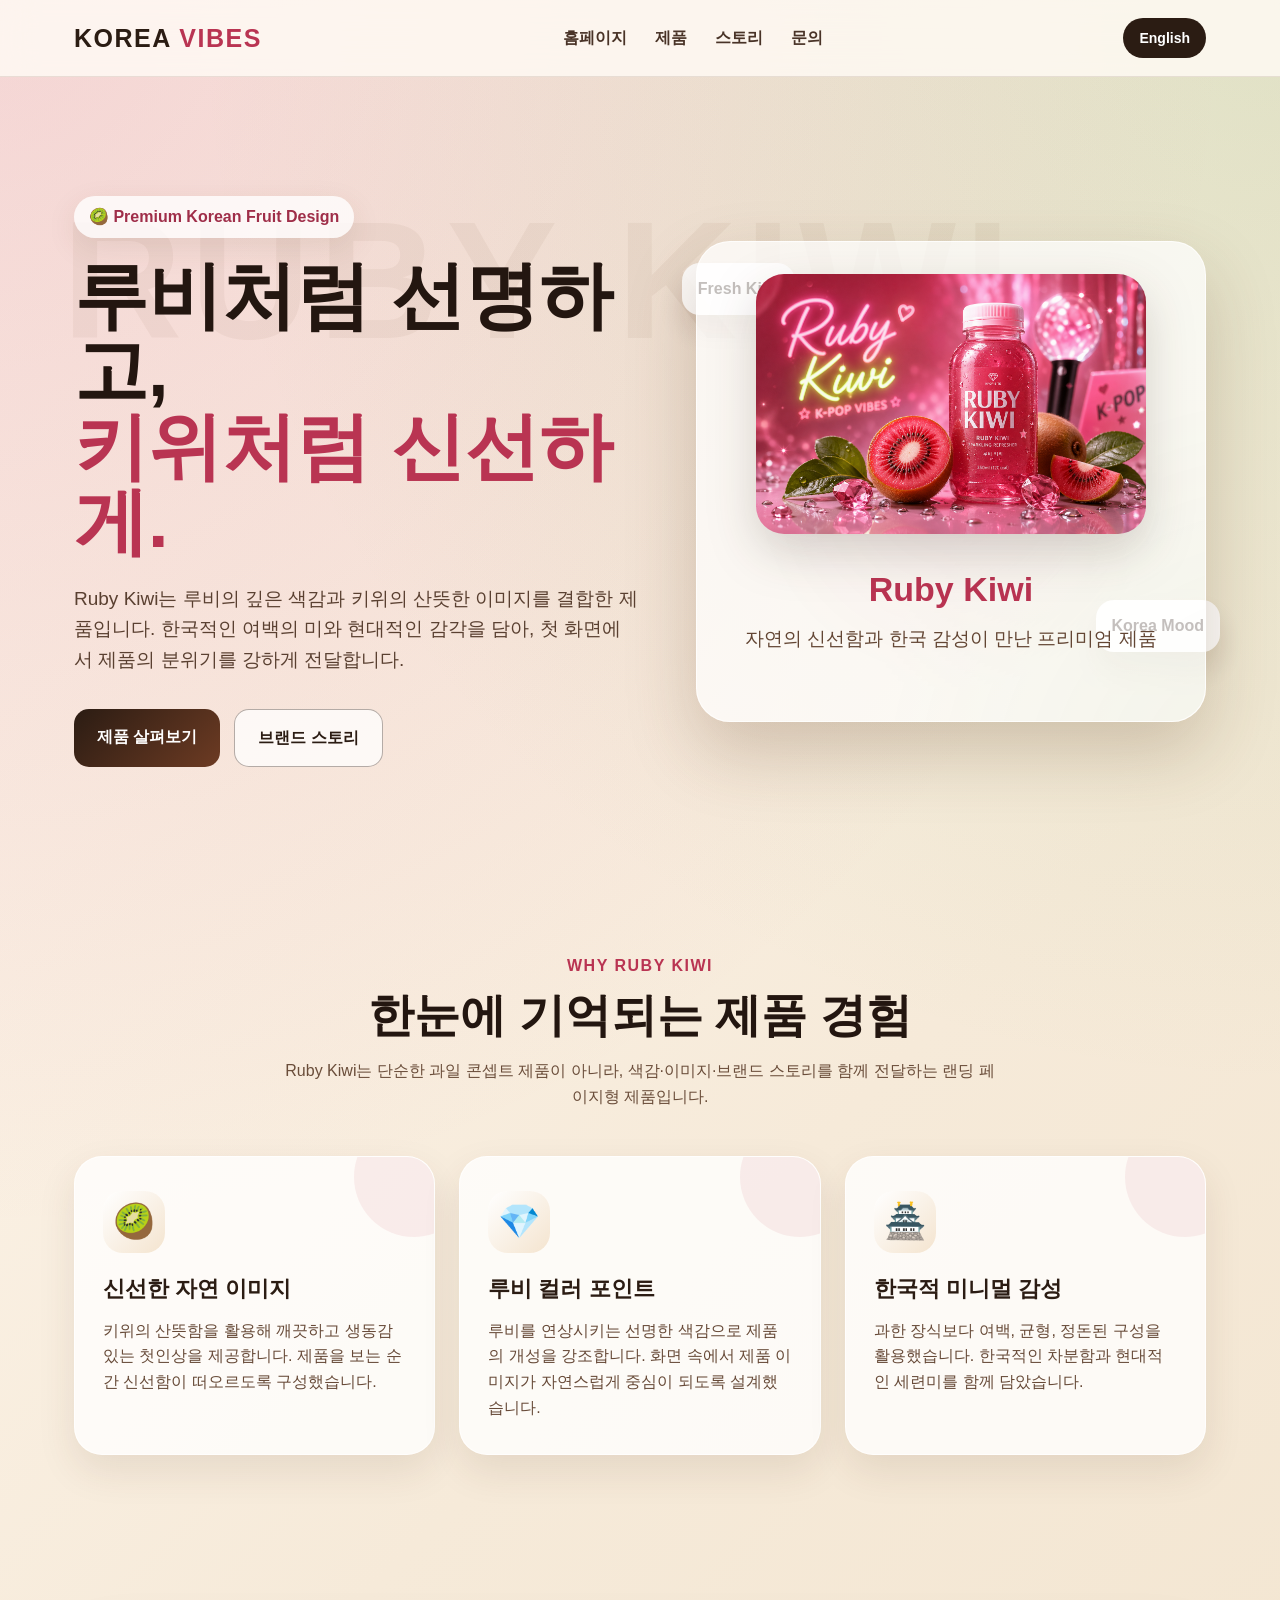
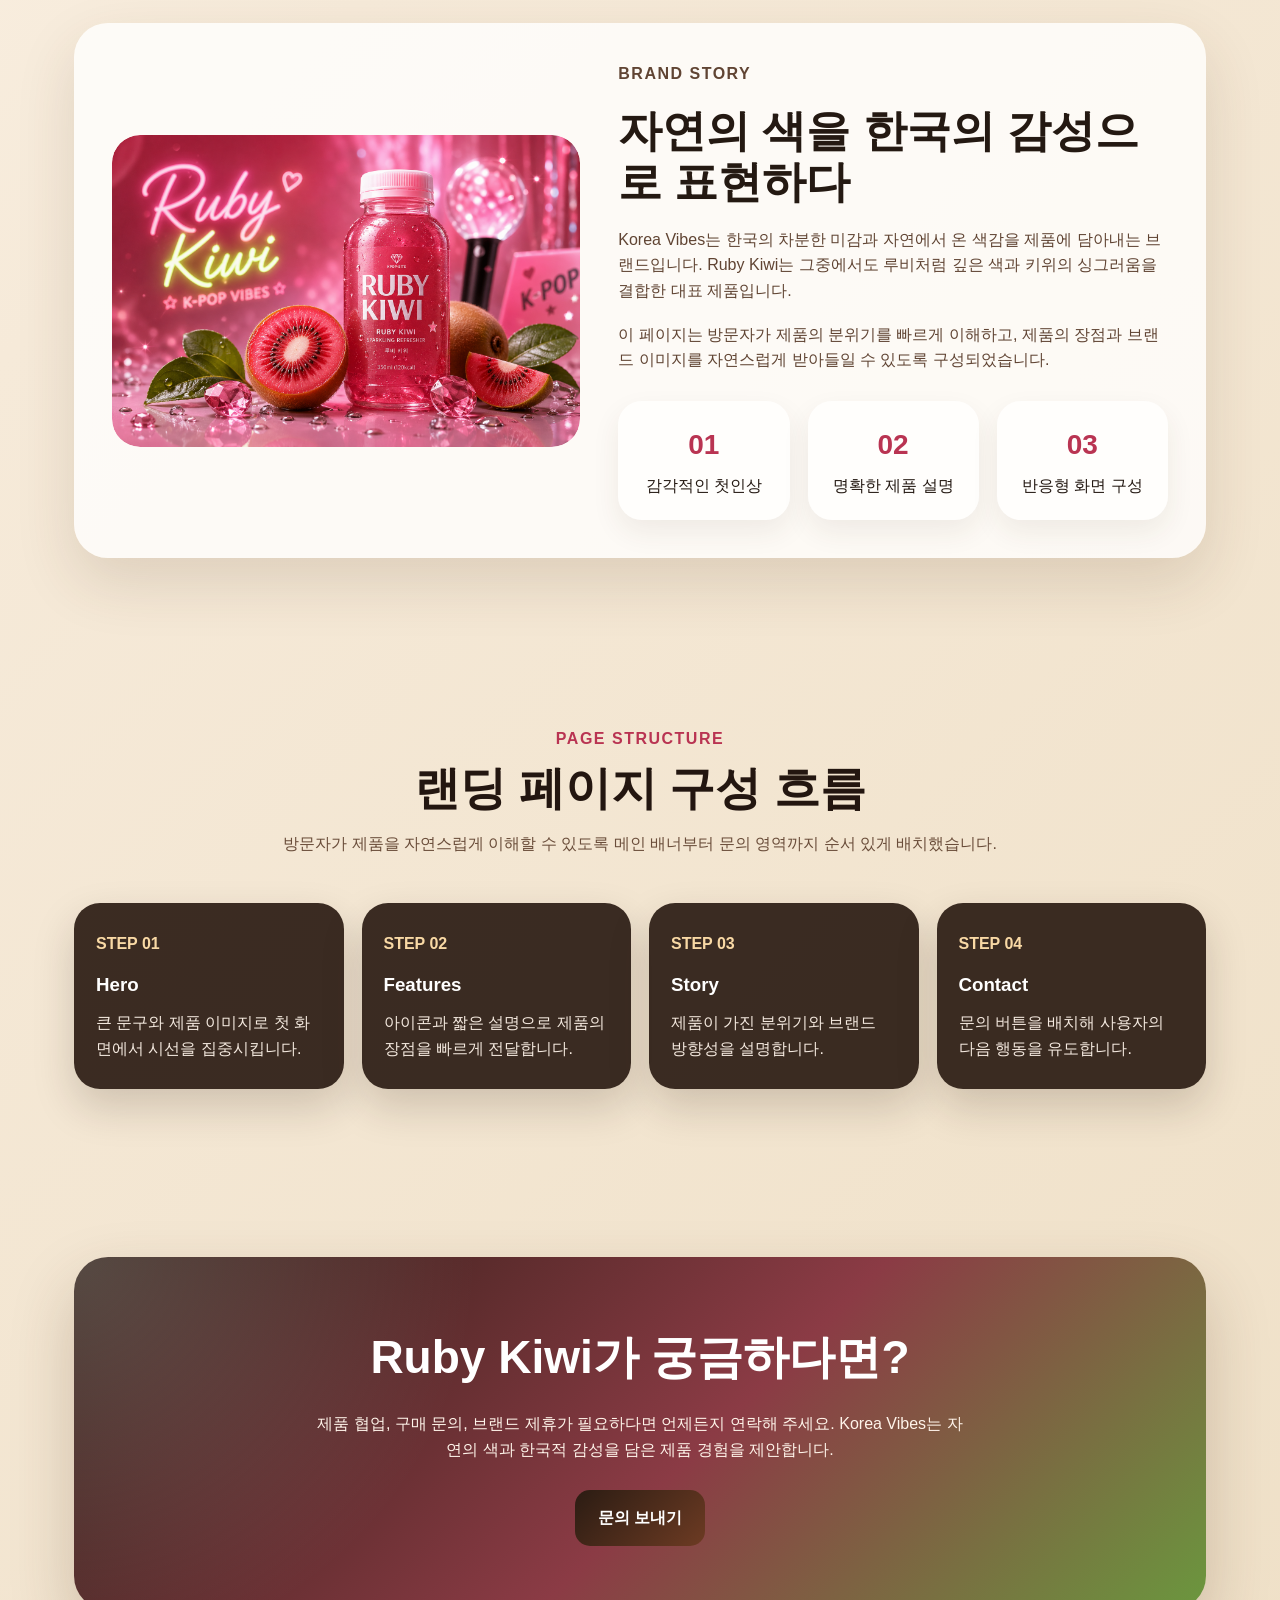
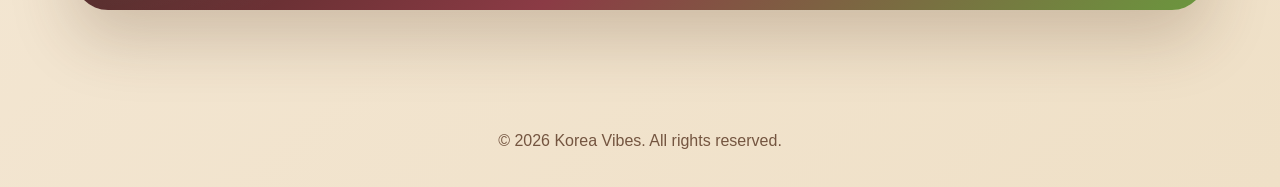
<file: index.html>
<!DOCTYPE html>
<html lang="ko">
<head>
  <meta charset="UTF-8" />
  <meta name="viewport" content="width=device-width, initial-scale=1.0" />
  <title>Korea Vibes | Ruby Kiwi</title>
  <link rel="stylesheet" href="style.css" />
</head>
<body>
  <header>
    <nav class="navbar">
      <a href="#home" class="logo">KOREA <span>VIBES</span></a>

      <ul class="nav-menu">
        <li><a href="#home">홈페이지</a></li>
        <li><a href="#product">제품</a></li>
        <li><a href="#story">스토리</a></li>
        <li><a href="#contact">문의</a></li>
      </ul>

      <a href="english.html" class="lang-link">English</a>
    </nav>
  </header>

  <main>
    <section class="hero" id="home">
      <div class="hero-text">
        <div class="hero-label">🥝 Premium Korean Fruit Design</div>
        <h1>루비처럼 선명하고,<br><span>키위처럼 신선하게.</span></h1>
        <p>
          Ruby Kiwi는 루비의 깊은 색감과 키위의 산뜻한 이미지를 결합한 제품입니다.
          한국적인 여백의 미와 현대적인 감각을 담아, 첫 화면에서 제품의 분위기를 강하게 전달합니다.
        </p>

        <div class="button-group">
          <a href="#product" class="btn btn-primary">제품 살펴보기</a>
          <a href="#story" class="btn btn-secondary">브랜드 스토리</a>
        </div>
      </div>

      <div class="hero-visual">
        <div class="floating-badge badge-one">Fresh Kiwi</div>
        <div class="floating-badge badge-two">Korea Mood</div>

        <div class="product-card" id="product">
          <img src="ruby-kiwi.png" alt="Ruby Kiwi 제품 이미지" />
          <h2>Ruby Kiwi</h2>
          <p>자연의 신선함과 한국 감성이 만난 프리미엄 제품</p>
        </div>
      </div>
    </section>

    <section class="reveal">
      <p class="section-kicker">WHY RUBY KIWI</p>
      <h2 class="section-title">한눈에 기억되는 제품 경험</h2>
      <p class="section-desc">
        Ruby Kiwi는 단순한 과일 콘셉트 제품이 아니라, 색감·이미지·브랜드 스토리를 함께 전달하는 랜딩 페이지형 제품입니다.
      </p>

      <div class="features">
        <article class="feature-card">
          <div class="feature-icon">🥝</div>
          <h3>신선한 자연 이미지</h3>
          <p>
            키위의 산뜻함을 활용해 깨끗하고 생동감 있는 첫인상을 제공합니다.
            제품을 보는 순간 신선함이 떠오르도록 구성했습니다.
          </p>
        </article>

        <article class="feature-card">
          <div class="feature-icon">💎</div>
          <h3>루비 컬러 포인트</h3>
          <p>
            루비를 연상시키는 선명한 색감으로 제품의 개성을 강조합니다.
            화면 속에서 제품 이미지가 자연스럽게 중심이 되도록 설계했습니다.
          </p>
        </article>

        <article class="feature-card">
          <div class="feature-icon">🏯</div>
          <h3>한국적 미니멀 감성</h3>
          <p>
            과한 장식보다 여백, 균형, 정돈된 구성을 활용했습니다.
            한국적인 차분함과 현대적인 세련미를 함께 담았습니다.
          </p>
        </article>
      </div>
    </section>

    <section id="story" class="reveal">
      <div class="story-layout">
        <div class="story-image">
          <img src="ruby-kiwi.png" alt="Ruby Kiwi 스토리 이미지" />
        </div>

        <div class="story-text">
          <p class="section-kicker">BRAND STORY</p>
          <h2>자연의 색을 한국의 감성으로 표현하다</h2>
          <p>
            Korea Vibes는 한국의 차분한 미감과 자연에서 온 색감을 제품에 담아내는 브랜드입니다.
            Ruby Kiwi는 그중에서도 루비처럼 깊은 색과 키위의 싱그러움을 결합한 대표 제품입니다.
          </p>
          <p>
            이 페이지는 방문자가 제품의 분위기를 빠르게 이해하고, 제품의 장점과 브랜드 이미지를 자연스럽게 받아들일 수 있도록 구성되었습니다.
          </p>

          <div class="detail-grid">
            <div class="detail-item">
              <strong>01</strong>
              <span>감각적인 첫인상</span>
            </div>
            <div class="detail-item">
              <strong>02</strong>
              <span>명확한 제품 설명</span>
            </div>
            <div class="detail-item">
              <strong>03</strong>
              <span>반응형 화면 구성</span>
            </div>
          </div>
        </div>
      </div>
    </section>

    <section class="reveal delay-1">
      <p class="section-kicker">PAGE STRUCTURE</p>
      <h2 class="section-title">랜딩 페이지 구성 흐름</h2>
      <p class="section-desc">
        방문자가 제품을 자연스럽게 이해할 수 있도록 메인 배너부터 문의 영역까지 순서 있게 배치했습니다.
      </p>

      <div class="process">
        <article class="process-step">
          <span>STEP 01</span>
          <h3>Hero</h3>
          <p>큰 문구와 제품 이미지로 첫 화면에서 시선을 집중시킵니다.</p>
        </article>

        <article class="process-step">
          <span>STEP 02</span>
          <h3>Features</h3>
          <p>아이콘과 짧은 설명으로 제품의 장점을 빠르게 전달합니다.</p>
        </article>

        <article class="process-step">
          <span>STEP 03</span>
          <h3>Story</h3>
          <p>제품이 가진 분위기와 브랜드 방향성을 설명합니다.</p>
        </article>

        <article class="process-step">
          <span>STEP 04</span>
          <h3>Contact</h3>
          <p>문의 버튼을 배치해 사용자의 다음 행동을 유도합니다.</p>
        </article>
      </div>
    </section>

    <section id="contact" class="reveal delay-2">
      <div class="contact-box">
        <h2>Ruby Kiwi가 궁금하다면?</h2>
        <p>
          제품 협업, 구매 문의, 브랜드 제휴가 필요하다면 언제든지 연락해 주세요.
          Korea Vibes는 자연의 색과 한국적 감성을 담은 제품 경험을 제안합니다.
        </p>
        <a href="mailto:hello@koreavibes.com" class="btn btn-primary">문의 보내기</a>
      </div>
    </section>
  </main>

  <footer>
    <p>© 2026 Korea Vibes. All rights reserved.</p>
  </footer>

  <script src="script.js"></script>
</body>
</html>
</file>
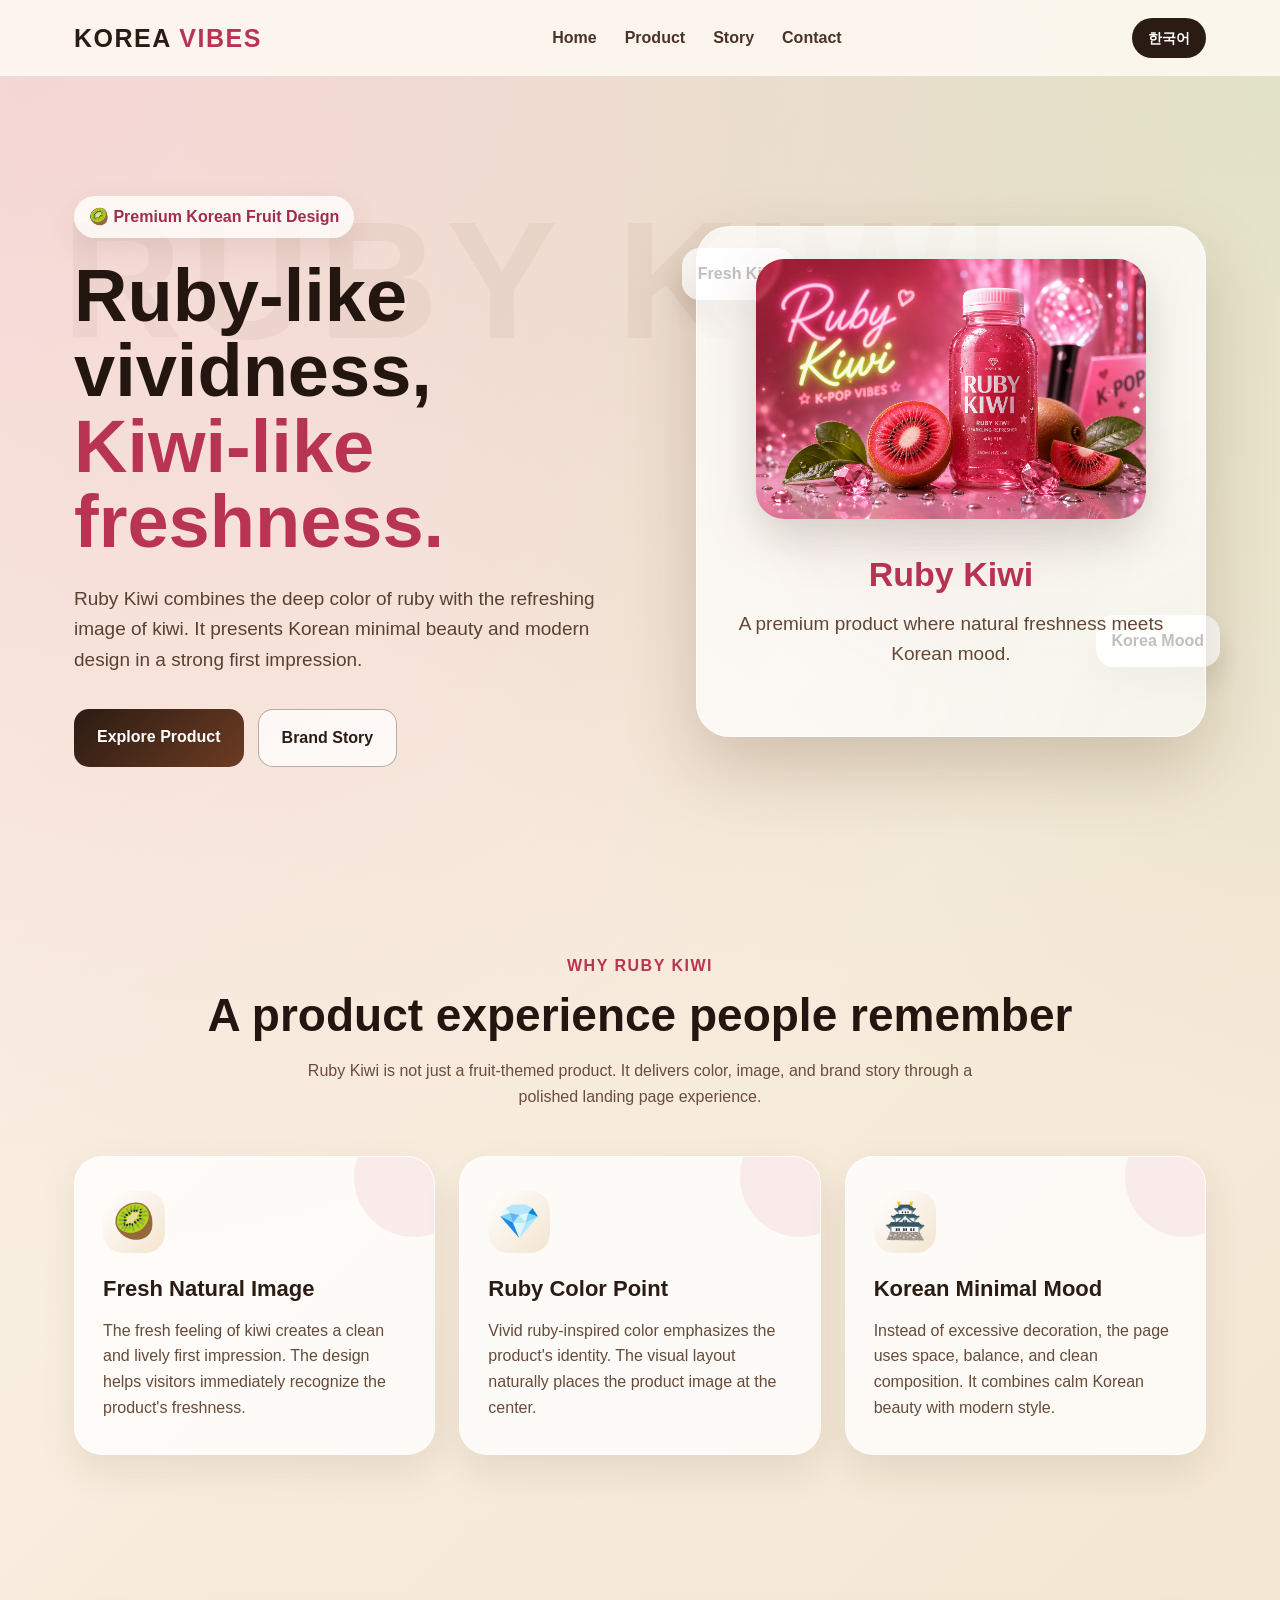
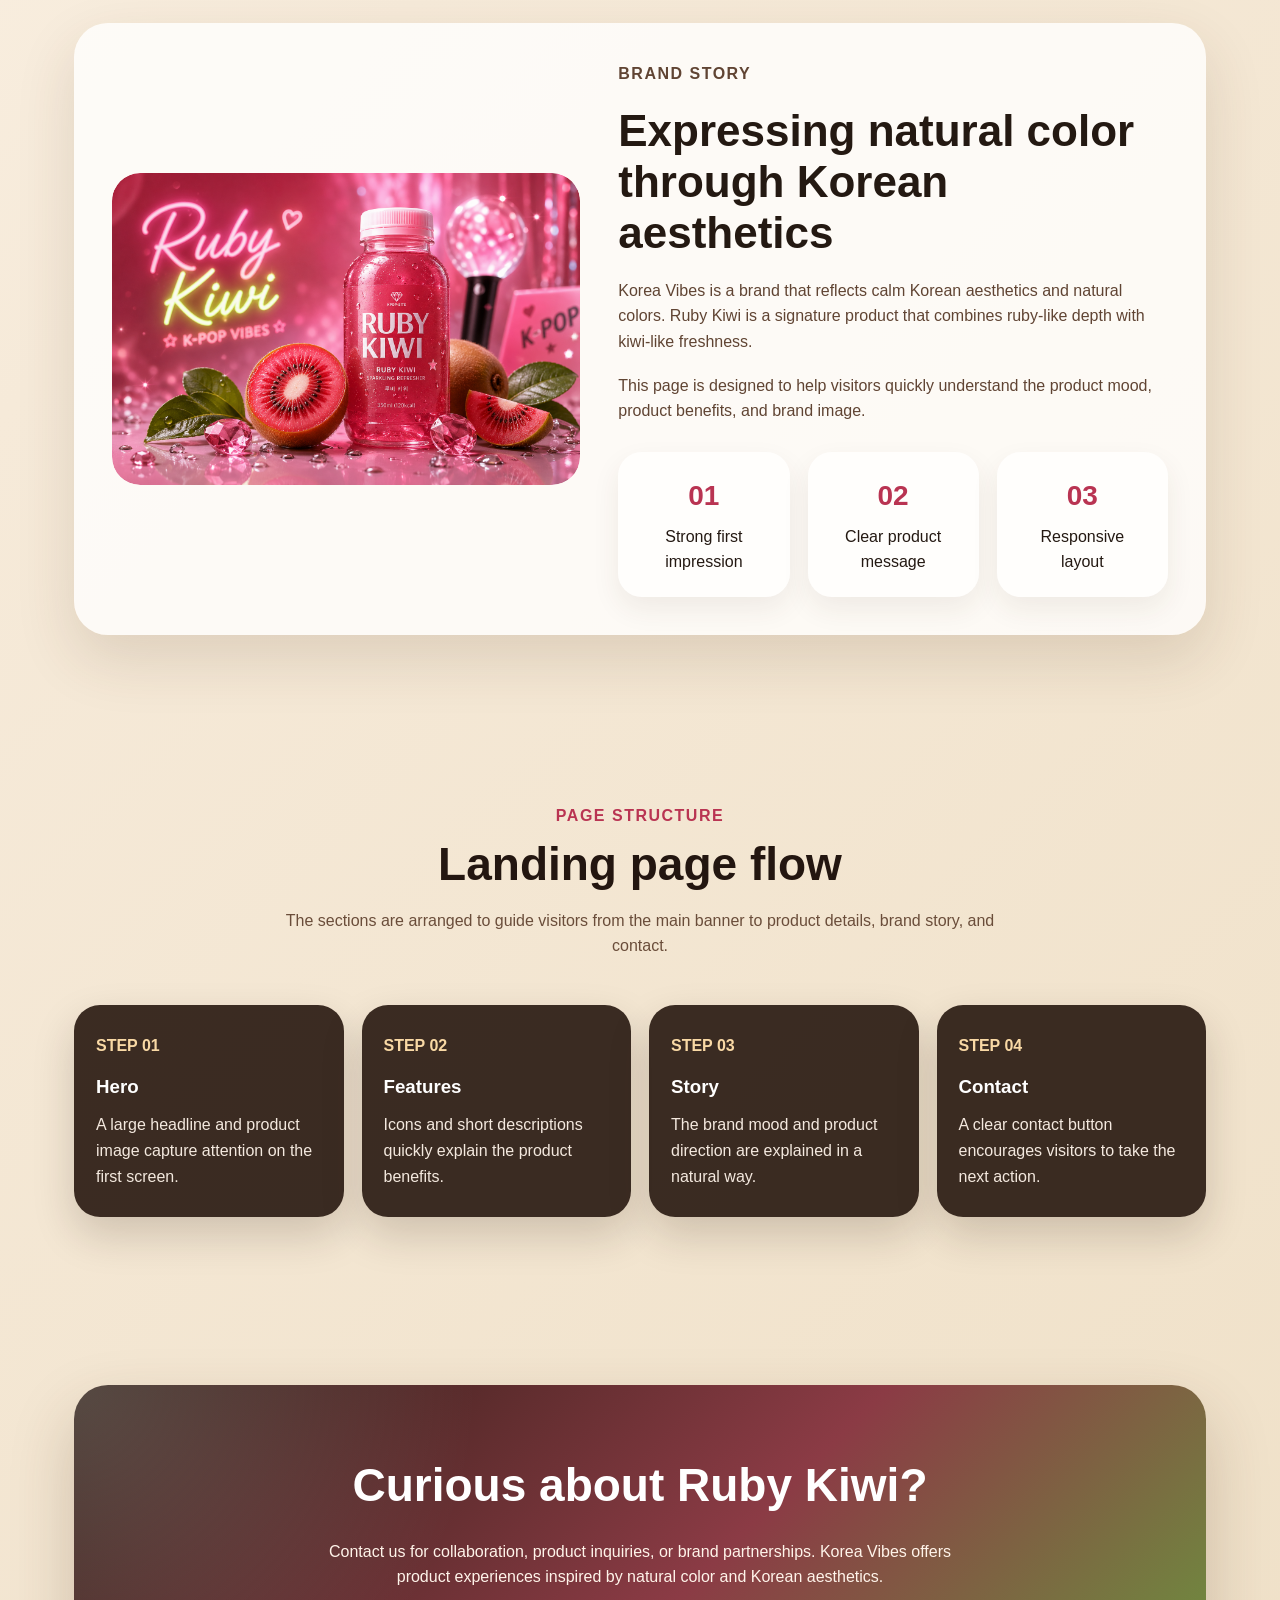
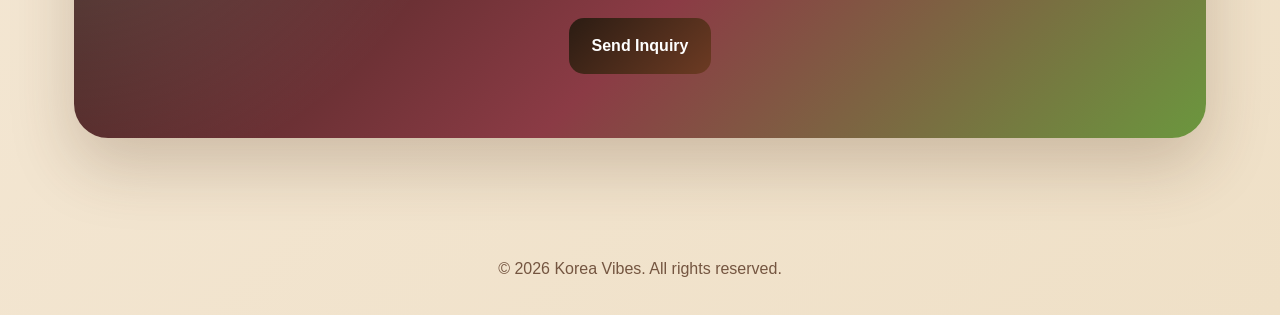
<file: english.html>
<!DOCTYPE html>
<html lang="en">
<head>
  <meta charset="UTF-8" />
  <meta name="viewport" content="width=device-width, initial-scale=1.0" />
  <title>Korea Vibes | Ruby Kiwi</title>
  <link rel="stylesheet" href="style.css" />
</head>
<body>
  <header>
    <nav class="navbar">
      <a href="#home" class="logo">KOREA <span>VIBES</span></a>

      <ul class="nav-menu">
        <li><a href="#home">Home</a></li>
        <li><a href="#product">Product</a></li>
        <li><a href="#story">Story</a></li>
        <li><a href="#contact">Contact</a></li>
      </ul>

      <a href="index.html" class="lang-link">한국어</a>
    </nav>
  </header>

  <main>
    <section class="hero" id="home">
      <div class="hero-text">
        <div class="hero-label">🥝 Premium Korean Fruit Design</div>
        <h1>Ruby-like vividness,<br><span>Kiwi-like freshness.</span></h1>
        <p>
          Ruby Kiwi combines the deep color of ruby with the refreshing image of kiwi.
          It presents Korean minimal beauty and modern design in a strong first impression.
        </p>

        <div class="button-group">
          <a href="#product" class="btn btn-primary">Explore Product</a>
          <a href="#story" class="btn btn-secondary">Brand Story</a>
        </div>
      </div>

      <div class="hero-visual">
        <div class="floating-badge badge-one">Fresh Kiwi</div>
        <div class="floating-badge badge-two">Korea Mood</div>

        <div class="product-card" id="product">
          <img src="ruby-kiwi.png" alt="Ruby Kiwi product image" />
          <h2>Ruby Kiwi</h2>
          <p>A premium product where natural freshness meets Korean mood.</p>
        </div>
      </div>
    </section>

    <section class="reveal">
      <p class="section-kicker">WHY RUBY KIWI</p>
      <h2 class="section-title">A product experience people remember</h2>
      <p class="section-desc">
        Ruby Kiwi is not just a fruit-themed product. It delivers color, image, and brand story through a polished landing page experience.
      </p>

      <div class="features">
        <article class="feature-card">
          <div class="feature-icon">🥝</div>
          <h3>Fresh Natural Image</h3>
          <p>
            The fresh feeling of kiwi creates a clean and lively first impression.
            The design helps visitors immediately recognize the product's freshness.
          </p>
        </article>

        <article class="feature-card">
          <div class="feature-icon">💎</div>
          <h3>Ruby Color Point</h3>
          <p>
            Vivid ruby-inspired color emphasizes the product's identity.
            The visual layout naturally places the product image at the center.
          </p>
        </article>

        <article class="feature-card">
          <div class="feature-icon">🏯</div>
          <h3>Korean Minimal Mood</h3>
          <p>
            Instead of excessive decoration, the page uses space, balance, and clean composition.
            It combines calm Korean beauty with modern style.
          </p>
        </article>
      </div>
    </section>

    <section id="story" class="reveal">
      <div class="story-layout">
        <div class="story-image">
          <img src="ruby-kiwi.png" alt="Ruby Kiwi story image" />
        </div>

        <div class="story-text">
          <p class="section-kicker">BRAND STORY</p>
          <h2>Expressing natural color through Korean aesthetics</h2>
          <p>
            Korea Vibes is a brand that reflects calm Korean aesthetics and natural colors.
            Ruby Kiwi is a signature product that combines ruby-like depth with kiwi-like freshness.
          </p>
          <p>
            This page is designed to help visitors quickly understand the product mood,
            product benefits, and brand image.
          </p>

          <div class="detail-grid">
            <div class="detail-item">
              <strong>01</strong>
              <span>Strong first impression</span>
            </div>
            <div class="detail-item">
              <strong>02</strong>
              <span>Clear product message</span>
            </div>
            <div class="detail-item">
              <strong>03</strong>
              <span>Responsive layout</span>
            </div>
          </div>
        </div>
      </div>
    </section>

    <section class="reveal delay-1">
      <p class="section-kicker">PAGE STRUCTURE</p>
      <h2 class="section-title">Landing page flow</h2>
      <p class="section-desc">
        The sections are arranged to guide visitors from the main banner to product details, brand story, and contact.
      </p>

      <div class="process">
        <article class="process-step">
          <span>STEP 01</span>
          <h3>Hero</h3>
          <p>A large headline and product image capture attention on the first screen.</p>
        </article>

        <article class="process-step">
          <span>STEP 02</span>
          <h3>Features</h3>
          <p>Icons and short descriptions quickly explain the product benefits.</p>
        </article>

        <article class="process-step">
          <span>STEP 03</span>
          <h3>Story</h3>
          <p>The brand mood and product direction are explained in a natural way.</p>
        </article>

        <article class="process-step">
          <span>STEP 04</span>
          <h3>Contact</h3>
          <p>A clear contact button encourages visitors to take the next action.</p>
        </article>
      </div>
    </section>

    <section id="contact" class="reveal delay-2">
      <div class="contact-box">
        <h2>Curious about Ruby Kiwi?</h2>
        <p>
          Contact us for collaboration, product inquiries, or brand partnerships.
          Korea Vibes offers product experiences inspired by natural color and Korean aesthetics.
        </p>
        <a href="mailto:hello@koreavibes.com" class="btn btn-primary">Send Inquiry</a>
      </div>
    </section>
  </main>

  <footer>
    <p>© 2026 Korea Vibes. All rights reserved.</p>
  </footer>

  <script src="script.js"></script>
</body>
</html>
</file>
<file: style.css>
* {
  box-sizing: border-box;
  margin: 0;
  padding: 0;
}

html {
  scroll-behavior: smooth;
}

body {
  font-family: Arial, sans-serif;
  color: #241912;
  background:
    radial-gradient(circle at top left, rgba(197, 55, 91, 0.18), transparent 34%),
    radial-gradient(circle at top right, rgba(112, 163, 73, 0.18), transparent 30%),
    linear-gradient(135deg, #fff8ef 0%, #f6ead9 42%, #efe0c7 100%);
  line-height: 1.6;
  overflow-x: hidden;
}

a {
  text-decoration: none;
  color: inherit;
}

header {
  position: sticky;
  top: 0;
  z-index: 1000;
  background: rgba(255, 251, 244, 0.82);
  backdrop-filter: blur(16px);
  border-bottom: 1px solid rgba(82, 52, 31, 0.12);
  animation: navDrop 0.8s ease both;
}

.navbar {
  max-width: 1180px;
  margin: 0 auto;
  padding: 18px 24px;
  display: flex;
  justify-content: space-between;
  align-items: center;
  gap: 24px;
}

.logo {
  font-size: 25px;
  font-weight: 900;
  letter-spacing: 1.5px;
  color: #2b1c13;
}

.logo span {
  color: #b93452;
}

.nav-menu {
  display: flex;
  list-style: none;
  gap: 28px;
  font-weight: 700;
  color: #493327;
}

.nav-menu a {
  position: relative;
}

.nav-menu a::after {
  content: "";
  position: absolute;
  left: 0;
  bottom: -7px;
  width: 0;
  height: 2px;
  background: linear-gradient(90deg, #b93452, #6b973e);
  transition: width 0.3s ease;
}

.nav-menu a:hover::after {
  width: 100%;
}

.lang-link {
  padding: 9px 16px;
  border-radius: 999px;
  background: #2b1c13;
  color: #fff;
  font-weight: 800;
  font-size: 14px;
  transition: 0.25s ease;
}

.lang-link:hover {
  transform: translateY(-3px);
  background: #b93452;
}

.hero {
  position: relative;
  max-width: 1180px;
  min-height: 88vh;
  margin: 0 auto;
  padding: 86px 24px 70px;
  display: grid;
  grid-template-columns: 1.05fr 0.95fr;
  align-items: center;
  gap: 58px;
}

.hero::before {
  content: "RUBY KIWI";
  position: absolute;
  top: 70px;
  left: 12px;
  z-index: -1;
  font-size: clamp(68px, 13vw, 170px);
  font-weight: 900;
  color: rgba(112, 72, 42, 0.055);
  letter-spacing: 8px;
  white-space: nowrap;
}

.hero-text {
  animation: fadeUp 1s ease both;
}

.hero-label {
  display: inline-flex;
  align-items: center;
  gap: 8px;
  padding: 8px 15px;
  margin-bottom: 20px;
  border-radius: 999px;
  background: rgba(255, 255, 255, 0.78);
  color: #9f2e49;
  font-weight: 900;
  box-shadow: 0 10px 30px rgba(93, 56, 27, 0.1);
}

.hero h1 {
  font-size: clamp(44px, 6vw, 74px);
  line-height: 1.02;
  margin-bottom: 24px;
  color: #231610;
}

.hero h1 span {
  display: inline-block;
  color: #b93452;
  animation: shineText 3.2s ease-in-out infinite;
}

.hero p {
  max-width: 610px;
  margin-bottom: 34px;
  color: #5a4031;
  font-size: 19px;
}

.button-group {
  display: flex;
  flex-wrap: wrap;
  gap: 14px;
}

.btn {
  display: inline-block;
  padding: 15px 23px;
  border-radius: 15px;
  font-weight: 900;
  transition: transform 0.25s ease, box-shadow 0.25s ease, background 0.25s ease;
}

.btn:hover {
  transform: translateY(-5px);
  box-shadow: 0 18px 34px rgba(67, 37, 20, 0.22);
}

.btn-primary {
  background: linear-gradient(135deg, #2b1c13, #6d3b23);
  color: white;
}

.btn-secondary {
  background: rgba(255, 255, 255, 0.75);
  color: #2b1c13;
  border: 1px solid rgba(43, 28, 19, 0.35);
}

.hero-visual {
  position: relative;
  animation: fadeLeft 1.1s ease both;
}

.product-card {
  position: relative;
  padding: 32px;
  border-radius: 34px;
  text-align: center;
  background: rgba(255, 255, 255, 0.72);
  border: 1px solid rgba(255, 255, 255, 0.75);
  box-shadow: 0 30px 70px rgba(93, 56, 27, 0.22);
  overflow: hidden;
  animation: floatImage 4s ease-in-out infinite;
}

.product-card::before {
  content: "";
  position: absolute;
  inset: -80px;
  background:
    radial-gradient(circle, rgba(185, 52, 82, 0.19), transparent 45%),
    radial-gradient(circle at bottom right, rgba(107, 151, 62, 0.22), transparent 46%);
  z-index: -1;
}

.product-card img {
  width: 100%;
  max-width: 390px;
  border-radius: 28px;
  margin-bottom: 20px;
  filter: drop-shadow(0 18px 24px rgba(43, 28, 19, 0.18));
}

.product-card h2 {
  color: #b93452;
  font-size: 34px;
  margin-bottom: 8px;
}

.product-card p {
  color: #634634;
}

.floating-badge {
  position: absolute;
  padding: 13px 16px;
  background: rgba(255, 255, 255, 0.88);
  border-radius: 18px;
  box-shadow: 0 16px 30px rgba(62, 35, 20, 0.14);
  font-weight: 900;
  color: #2b1c13;
  animation: floatBadge 3.5s ease-in-out infinite;
}

.badge-one {
  top: 22px;
  left: -14px;
}

.badge-two {
  right: -14px;
  bottom: 70px;
  animation-delay: 0.7s;
}

section {
  max-width: 1180px;
  margin: 0 auto;
  padding: 84px 24px;
}

.section-kicker {
  text-align: center;
  color: #b93452;
  font-weight: 900;
  letter-spacing: 1.5px;
  margin-bottom: 10px;
}

.section-title {
  text-align: center;
  font-size: clamp(32px, 4vw, 46px);
  line-height: 1.16;
  margin-bottom: 16px;
  color: #231610;
}

.section-desc {
  max-width: 720px;
  margin: 0 auto 46px;
  text-align: center;
  color: #6a4d3a;
}

.features {
  display: grid;
  grid-template-columns: repeat(3, 1fr);
  gap: 24px;
}

.feature-card {
  position: relative;
  padding: 34px 28px;
  border-radius: 28px;
  background: rgba(255, 255, 255, 0.78);
  box-shadow: 0 16px 38px rgba(79, 47, 25, 0.1);
  border: 1px solid rgba(255, 255, 255, 0.72);
  overflow: hidden;
  transition: 0.32s ease;
}

.feature-card::after {
  content: "";
  position: absolute;
  width: 120px;
  height: 120px;
  right: -40px;
  top: -40px;
  border-radius: 50%;
  background: rgba(185, 52, 82, 0.08);
}

.feature-card:hover {
  transform: translateY(-12px);
  box-shadow: 0 28px 58px rgba(79, 47, 25, 0.18);
}

.feature-icon {
  width: 62px;
  height: 62px;
  margin-bottom: 18px;
  display: grid;
  place-items: center;
  border-radius: 20px;
  background: linear-gradient(135deg, #fff, #f4e4cf);
  font-size: 34px;
}

.feature-card h3 {
  margin-bottom: 12px;
  font-size: 22px;
  color: #2b1c13;
}

.feature-card p {
  color: #674a38;
}

.story-layout {
  display: grid;
  grid-template-columns: 0.92fr 1.08fr;
  align-items: center;
  gap: 38px;
  padding: 38px;
  border-radius: 34px;
  background: rgba(255, 255, 255, 0.78);
  box-shadow: 0 24px 60px rgba(79, 47, 25, 0.14);
}

.story-image {
  overflow: hidden;
  border-radius: 28px;
}

.story-image img {
  width: 100%;
  display: block;
  border-radius: 28px;
  transition: transform 0.55s ease;
}

.story-layout:hover .story-image img {
  transform: scale(1.07);
}

.story-text .section-kicker {
  text-align: left;
}

.story-text h2 {
  font-size: clamp(32px, 4vw, 44px);
  line-height: 1.16;
  margin-bottom: 20px;
}

.story-text p {
  color: #604433;
  margin-bottom: 18px;
}

.detail-grid {
  display: grid;
  grid-template-columns: repeat(3, 1fr);
  gap: 18px;
  margin-top: 28px;
}

.detail-item {
  padding: 22px;
  border-radius: 24px;
  background: rgba(255, 255, 255, 0.7);
  text-align: center;
  box-shadow: 0 12px 28px rgba(79, 47, 25, 0.08);
}

.detail-item strong {
  display: block;
  color: #b93452;
  font-size: 28px;
  margin-bottom: 5px;
}

.process {
  display: grid;
  grid-template-columns: repeat(4, 1fr);
  gap: 18px;
}

.process-step {
  padding: 28px 22px;
  border-radius: 26px;
  background: rgba(43, 28, 19, 0.92);
  color: white;
  box-shadow: 0 18px 42px rgba(43, 28, 19, 0.18);
  transition: 0.3s ease;
}

.process-step:hover {
  transform: translateY(-10px);
  background: #b93452;
}

.process-step span {
  display: inline-block;
  margin-bottom: 14px;
  color: #f9d9a5;
  font-weight: 900;
}

.process-step h3 {
  margin-bottom: 10px;
}

.process-step p {
  color: #f4e9df;
}

.contact-box {
  position: relative;
  padding: 64px 28px;
  border-radius: 34px;
  text-align: center;
  color: white;
  background:
    radial-gradient(circle at top left, rgba(255, 255, 255, 0.2), transparent 34%),
    linear-gradient(135deg, #2b1c13, #8b3b45 55%, #6b973e);
  box-shadow: 0 28px 64px rgba(79, 47, 25, 0.22);
  overflow: hidden;
}

.contact-box h2 {
  font-size: clamp(32px, 4vw, 46px);
  margin-bottom: 16px;
}

.contact-box p {
  color: #fff4ea;
  max-width: 660px;
  margin: 0 auto 28px;
}

footer {
  padding: 34px 24px;
  text-align: center;
  color: #745540;
}

.reveal {
  opacity: 0;
  transform: translateY(54px);
  transition: opacity 0.9s ease, transform 0.9s ease;
}

.reveal.active {
  opacity: 1;
  transform: translateY(0);
}

.reveal.delay-1 {
  transition-delay: 0.12s;
}

.reveal.delay-2 {
  transition-delay: 0.22s;
}

@keyframes navDrop {
  from { opacity: 0; transform: translateY(-28px); }
  to { opacity: 1; transform: translateY(0); }
}

@keyframes fadeUp {
  from { opacity: 0; transform: translateY(46px); }
  to { opacity: 1; transform: translateY(0); }
}

@keyframes fadeLeft {
  from { opacity: 0; transform: translateX(48px); }
  to { opacity: 1; transform: translateX(0); }
}

@keyframes floatImage {
  0%, 100% { transform: translateY(0) rotate(0deg); }
  50% { transform: translateY(-15px) rotate(1.2deg); }
}

@keyframes floatBadge {
  0%, 100% { transform: translateY(0); }
  50% { transform: translateY(-13px); }
}

@keyframes shineText {
  0%, 100% { filter: brightness(1); }
  50% { filter: brightness(1.25); }
}

@media (max-width: 960px) {
  .hero,
  .story-layout {
    grid-template-columns: 1fr;
    text-align: center;
  }

  .story-text .section-kicker {
    text-align: center;
  }

  .hero p {
    margin-left: auto;
    margin-right: auto;
  }

  .button-group {
    justify-content: center;
  }

  .features,
  .detail-grid {
    grid-template-columns: 1fr;
  }

  .process {
    grid-template-columns: repeat(2, 1fr);
  }
}

@media (max-width: 720px) {
  .navbar {
    flex-direction: column;
  }

  .nav-menu {
    flex-wrap: wrap;
    justify-content: center;
    gap: 14px;
  }

  .hero {
    min-height: auto;
    padding: 58px 20px;
  }

  .hero h1 {
    font-size: 40px;
  }

  section {
    padding: 64px 20px;
  }

  .product-card {
    padding: 22px;
  }

  .floating-badge {
    display: none;
  }

  .process {
    grid-template-columns: 1fr;
  }
}
</file>
